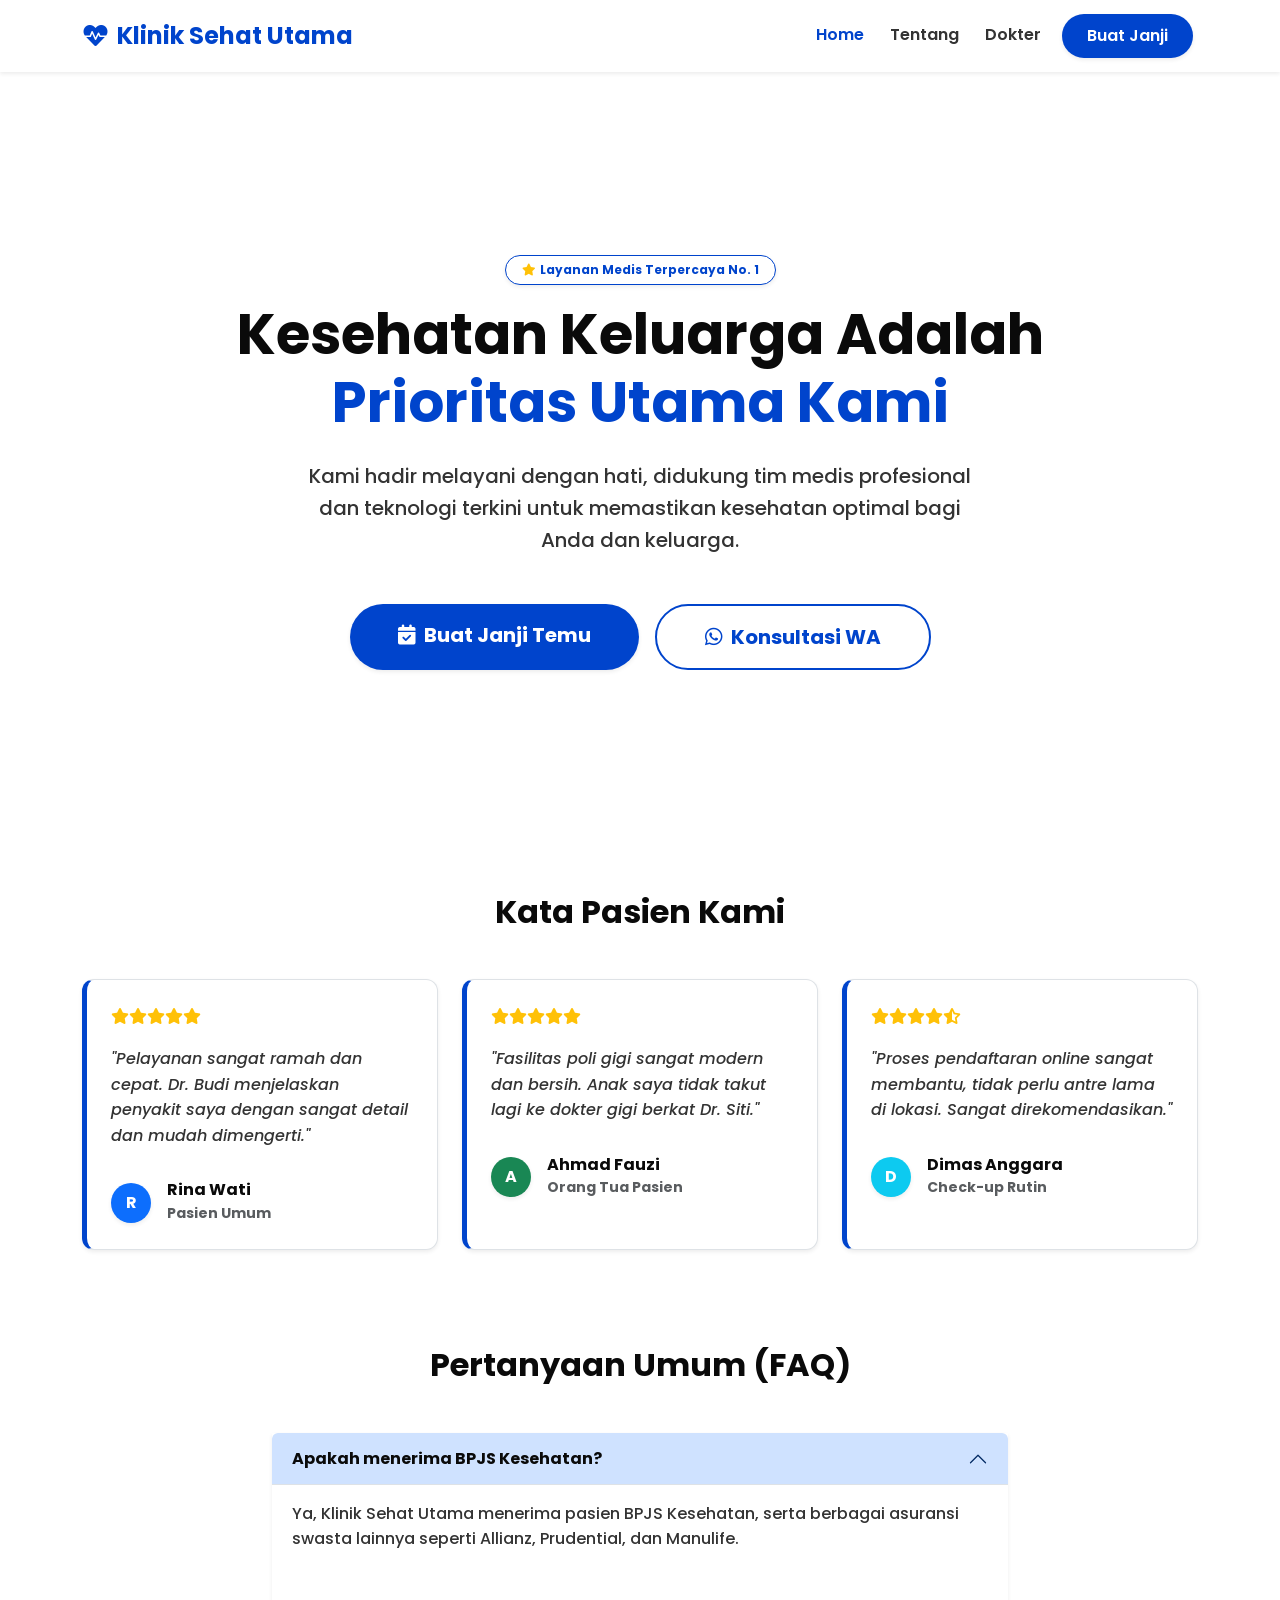
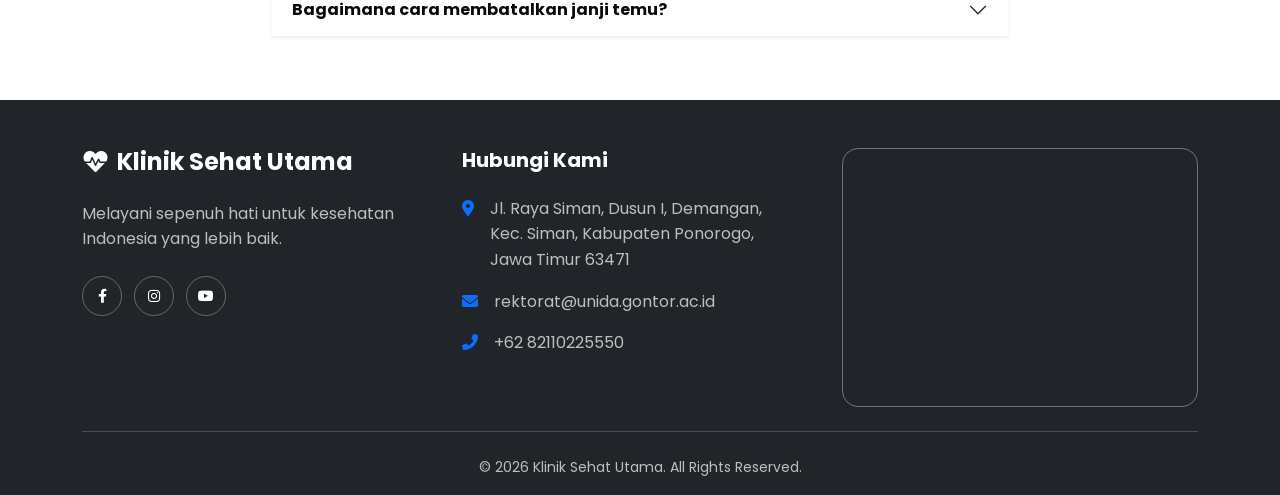
<file: index.html>
<!DOCTYPE html>
<html lang="id">
<head>
    <meta charset="UTF-8">
    <meta name="viewport" content="width=device-width, initial-scale=1.0">
    <title>Klinik Sehat Utama - Layanan Kesehatan Terpercaya</title>
    <meta name="description" content="Klinik Sehat Utama menyediakan layanan kesehatan lengkap dengan dokter spesialis berpengalaman dan fasilitas modern.">

    <!-- bootstrap 5 -->
    <link href="https://cdn.jsdelivr.net/npm/bootstrap@5.3.0/dist/css/bootstrap.min.css" rel="stylesheet">
    <!-- custom font -->
    <link rel="stylesheet" href="https://cdnjs.cloudflare.com/ajax/libs/font-awesome/6.0.0/css/all.min.css">
    <link href="https://fonts.googleapis.com/css2?family=Poppins:wght@400;500;600;700&display=swap" rel="stylesheet">
    
    <!-- style web dengan css -->
    <link rel="stylesheet" href="styless.css">
</head>
<body>

    <div class="loading-overlay" id="loadingOverlay">
        <div class="text-center">
            <div class="spinner-border text-primary" style="width: 3rem; height: 3rem;" role="status">
                <span class="visually-hidden">Loading...</span>
            </div>
            <p class="mt-3 fw-bold text-dark-blue">Memuat Halaman...</p>
        </div>
    </div>

    <nav class="navbar navbar-expand-lg navbar-light bg-white shadow-sm fixed-top">
        <div class="container">
            <a class="navbar-brand fw-bold text-primary-dark" href="index.html">
                <i class="fas fa-heartbeat me-2"></i>Klinik Sehat Utama
            </a>
            <button class="navbar-toggler" type="button" data-bs-toggle="collapse" data-bs-target="#navbarNav">
                <span class="navbar-toggler-icon"></span>
            </button>
            <div class="collapse navbar-collapse" id="navbarNav">
                <ul class="navbar-nav ms-auto">
                    <li class="nav-item"><a class="nav-link active" href="index.html">Home</a></li>
                    <li class="nav-item"><a class="nav-link" href="about.html">Tentang</a></li>
                    <li class="nav-item"><a class="nav-link" href="doctors.html">Dokter</a></li>
                    <li class="nav-item"><a class="nav-link btn btn-primary text-white ms-lg-2 px-4 shadow-sm" href="contact.html">Buat Janji</a></li>
                </ul>
            </div>
        </div>
    </nav>

    <section id="home" class="hero-section d-flex align-items-center">
        <div class="container text-center fade-in">
            <span class="badge bg-white text-primary-dark mb-3 px-3 py-2 rounded-pill shadow-sm border border-primary">
                <i class="fas fa-star me-1 text-warning"></i> Layanan Medis Terpercaya No. 1
            </span>
            <h1 class="display-4 fw-bold text-dark-blue mb-4 hero-title text-shadow-sm">Kesehatan Keluarga Adalah<br><span class="text-primary-dark">Prioritas Utama Kami</span></h1>
            <p class="lead text-dark-grey mb-5 fs-5 mx-auto fw-medium" style="max-width: 700px;">
                Kami hadir melayani dengan hati, didukung tim medis profesional dan teknologi terkini untuk memastikan kesehatan optimal bagi Anda dan keluarga.
            </p>
            <div class="d-flex flex-column flex-md-row justify-content-center gap-3">
                <a href="contact.html" class="btn btn-primary btn-lg px-5 py-3 shadow-sm rounded-pill hover-top fw-bold">
                    <i class="fas fa-calendar-check me-2"></i>Buat Janji Temu
                </a>
                <a href="https://wa.me/6285858533923" target="_blank" class="btn btn-outline-primary btn-lg px-5 py-3 rounded-pill hover-top fw-bold bg-white">
                    <i class="fab fa-whatsapp me-2"></i>Konsultasi WA
                </a>
            </div>
        </div>
    </section>

    

  

    <section id="testimonials" class="py-5">
        <div class="container">
            <div class="text-center mb-5">
                <h2 class="fw-bold text-dark-blue">Kata Pasien Kami</h2>
            </div>
            <div class="row g-4">
                <div class="col-md-4">
                    <div class="card h-100 border shadow-sm p-4 bg-white testimonial-card">
                        <div class="mb-3 text-warning">
                            <i class="fas fa-star"></i><i class="fas fa-star"></i><i class="fas fa-star"></i><i class="fas fa-star"></i><i class="fas fa-star"></i>
                        </div>
                        <p class="fst-italic text-dark-grey fw-medium">"Pelayanan sangat ramah dan cepat. Dr. Budi menjelaskan penyakit saya dengan sangat detail dan mudah dimengerti."</p>
                        <div class="d-flex align-items-center mt-3">
                            <div class="bg-primary text-white rounded-circle d-flex align-items-center justify-content-center fw-bold shadow-sm" style="width: 40px; height: 40px;">R</div>
                            <div class="ms-3">
                                <h6 class="mb-0 fw-bold text-dark-blue">Rina Wati</h6>
                                <small class="text-muted fw-bold">Pasien Umum</small>
                            </div>
                        </div>
                    </div>
                </div>
                <div class="col-md-4">
                    <div class="card h-100 border shadow-sm p-4 bg-white testimonial-card">
                        <div class="mb-3 text-warning">
                            <i class="fas fa-star"></i><i class="fas fa-star"></i><i class="fas fa-star"></i><i class="fas fa-star"></i><i class="fas fa-star"></i>
                        </div>
                        <p class="fst-italic text-dark-grey fw-medium">"Fasilitas poli gigi sangat modern dan bersih. Anak saya tidak takut lagi ke dokter gigi berkat Dr. Siti."</p>
                        <div class="d-flex align-items-center mt-3">
                            <div class="bg-success text-white rounded-circle d-flex align-items-center justify-content-center fw-bold shadow-sm" style="width: 40px; height: 40px;">A</div>
                            <div class="ms-3">
                                <h6 class="mb-0 fw-bold text-dark-blue">Ahmad Fauzi</h6>
                                <small class="text-muted fw-bold">Orang Tua Pasien</small>
                            </div>
                        </div>
                    </div>
                </div>
                 <div class="col-md-4">
                    <div class="card h-100 border shadow-sm p-4 bg-white testimonial-card">
                        <div class="mb-3 text-warning">
                            <i class="fas fa-star"></i><i class="fas fa-star"></i><i class="fas fa-star"></i><i class="fas fa-star"></i><i class="fas fa-star-half-alt"></i>
                        </div>
                        <p class="fst-italic text-dark-grey fw-medium">"Proses pendaftaran online sangat membantu, tidak perlu antre lama di lokasi. Sangat direkomendasikan."</p>
                        <div class="d-flex align-items-center mt-3">
                            <div class="bg-info text-white rounded-circle d-flex align-items-center justify-content-center fw-bold shadow-sm" style="width: 40px; height: 40px;">D</div>
                            <div class="ms-3">
                                <h6 class="mb-0 fw-bold text-dark-blue">Dimas Anggara</h6>
                                <small class="text-muted fw-bold">Check-up Rutin</small>
                            </div>
                        </div>
                    </div>
                </div>
            </div>
        </div>
    </section>

    <section id="faq" class="py-5 bg-light-grey">
        <div class="container">
            <div class="row justify-content-center">
                <div class="col-lg-8">
                    <div class="text-center mb-5">
                        <h2 class="fw-bold text-dark-blue">Pertanyaan Umum (FAQ)</h2>
                    </div>
                    <div class="accordion shadow-sm" id="accordionFAQ">
                        <div class="accordion-item border-0 mb-3 rounded overflow-hidden">
                            <h2 class="accordion-header">
                                <button class="accordion-button fw-bold text-dark-blue" type="button" data-bs-toggle="collapse" data-bs-target="#collapseOne">
                                    Apakah menerima BPJS Kesehatan?
                                </button>
                            </h2>
                            <div id="collapseOne" class="accordion-collapse collapse show" data-bs-parent="#accordionFAQ">
                                <div class="accordion-body text-dark-grey fw-medium">
                                    Ya, Klinik Sehat Utama menerima pasien BPJS Kesehatan, serta berbagai asuransi swasta lainnya seperti Allianz, Prudential, dan Manulife.
                                </div>
                            </div>
                        </div>
                        <div class="accordion-item border-0 mb-3 rounded overflow-hidden">
                            <h2 class="accordion-header">
                                <button class="accordion-button collapsed fw-bold text-dark-blue" type="button" data-bs-toggle="collapse" data-bs-target="#collapseTwo">
                                    Bagaimana cara membatalkan janji temu?
                                </button>
                            </h2>
                            <div id="collapseTwo" class="accordion-collapse collapse" data-bs-parent="#accordionFAQ">
                                <div class="accordion-body text-dark-grey fw-medium">
                                    Anda dapat menghubungi nomor WhatsApp admin kami minimal 3 jam sebelum jadwal kunjungan untuk melakukan pembatalan atau penjadwalan ulang.
                                </div>
                            </div>
                        </div>
                    </div>
                </div>
            </div>
        </div>
    </section>

   

    <footer class="bg-dark text-white pt-5 pb-3">
        <div class="container">
            <div class="row g-4">
                
                <div class="col-lg-4">
                    <h4 class="fw-bold mb-4 text-primary-light">
                        <i class="fas fa-heartbeat me-2"></i>Klinik Sehat Utama
                    </h4>
                    <p class="text-white-50">Melayani sepenuh hati untuk kesehatan Indonesia yang lebih baik.</p>
                    <div class="social-links mt-4">
                        <a href="#" class="btn btn-outline-light btn-sm rounded-circle me-2"><i class="fab fa-facebook-f"></i></a>
                        <a href="#" class="btn btn-outline-light btn-sm rounded-circle me-2"><i class="fab fa-instagram"></i></a>
                        <a href="#" class="btn btn-outline-light btn-sm rounded-circle"><i class="fab fa-youtube"></i></a>
                    </div>
                </div>

                <div class="col-lg-4">
                    <h5 class="fw-bold mb-4 text-white">Hubungi Kami</h5>
                    
                    <ul class="list-unstyled">
                        
                        <li class="d-flex mb-3">
                            <i class="fas fa-map-marker-alt mt-1 me-3 text-primary"></i>
                            <span class="text-white-50">
                                Jl. Raya Siman, Dusun I, Demangan, <br>
                                Kec. Siman, Kabupaten Ponorogo, <br>
                                Jawa Timur 63471
                            </span>
                        </li>
                        
                        <li class="d-flex mb-3">
                            <i class="fas fa-envelope mt-1 me-3 text-primary"></i>
                            <span class="text-white-50"> rektorat@unida.gontor.ac.id</span>
                        </li>
                        
                        <li class="d-flex">
                            <i class="fas fa-phone-alt mt-1 me-3 text-primary"></i>
                            <span class="text-white-50">+62 82110225550</span>
                        </li>
                        
                    </ul>
                </div>

                <div class="col-lg-4">
                    <div class="map-container rounded-4 overflow-hidden border border-secondary shadow-sm h-100">
                        <iframe 
                            src="https://www.google.com/maps/embed?pb=!1m18!1m12!1m3!1d3952.096366558456!2d111.4789!3d-7.885!2m3!1f0!2f0!3f0!3m2!1i1024!2i768!4f13.1!3m3!1m2!1s0x0%3A0x0!2zN8KwNTMnMDYuMCJTIDExMcKwMjgnNDQuMCJF!5e0!3m2!1sid!2sid!4v1620000000000!5m2!1sid!2sid" 
                            width="100%" 
                            height="100%" 
                            style="border:0; min-height: 250px;" 
                            allowfullscreen="" 
                            loading="lazy">
                        </iframe>
                    </div>
                </div>

            </div>

            <hr class="my-4 border-secondary opacity-50">

            <div class="text-center text-white-50 small">
                © <span id="year"></span> Klinik Sehat Utama. All Rights Reserved.
            </div>
        </div>
    </footer>


    <button id="backToTop" class="btn btn-primary rounded-circle shadow-lg"><i class="fas fa-arrow-up"></i></button>

    <script src="https://cdn.jsdelivr.net/npm/bootstrap@5.3.0/dist/js/bootstrap.bundle.min.js"></script>
    <script src="script.js"></script>
</body>
</html>
</file>
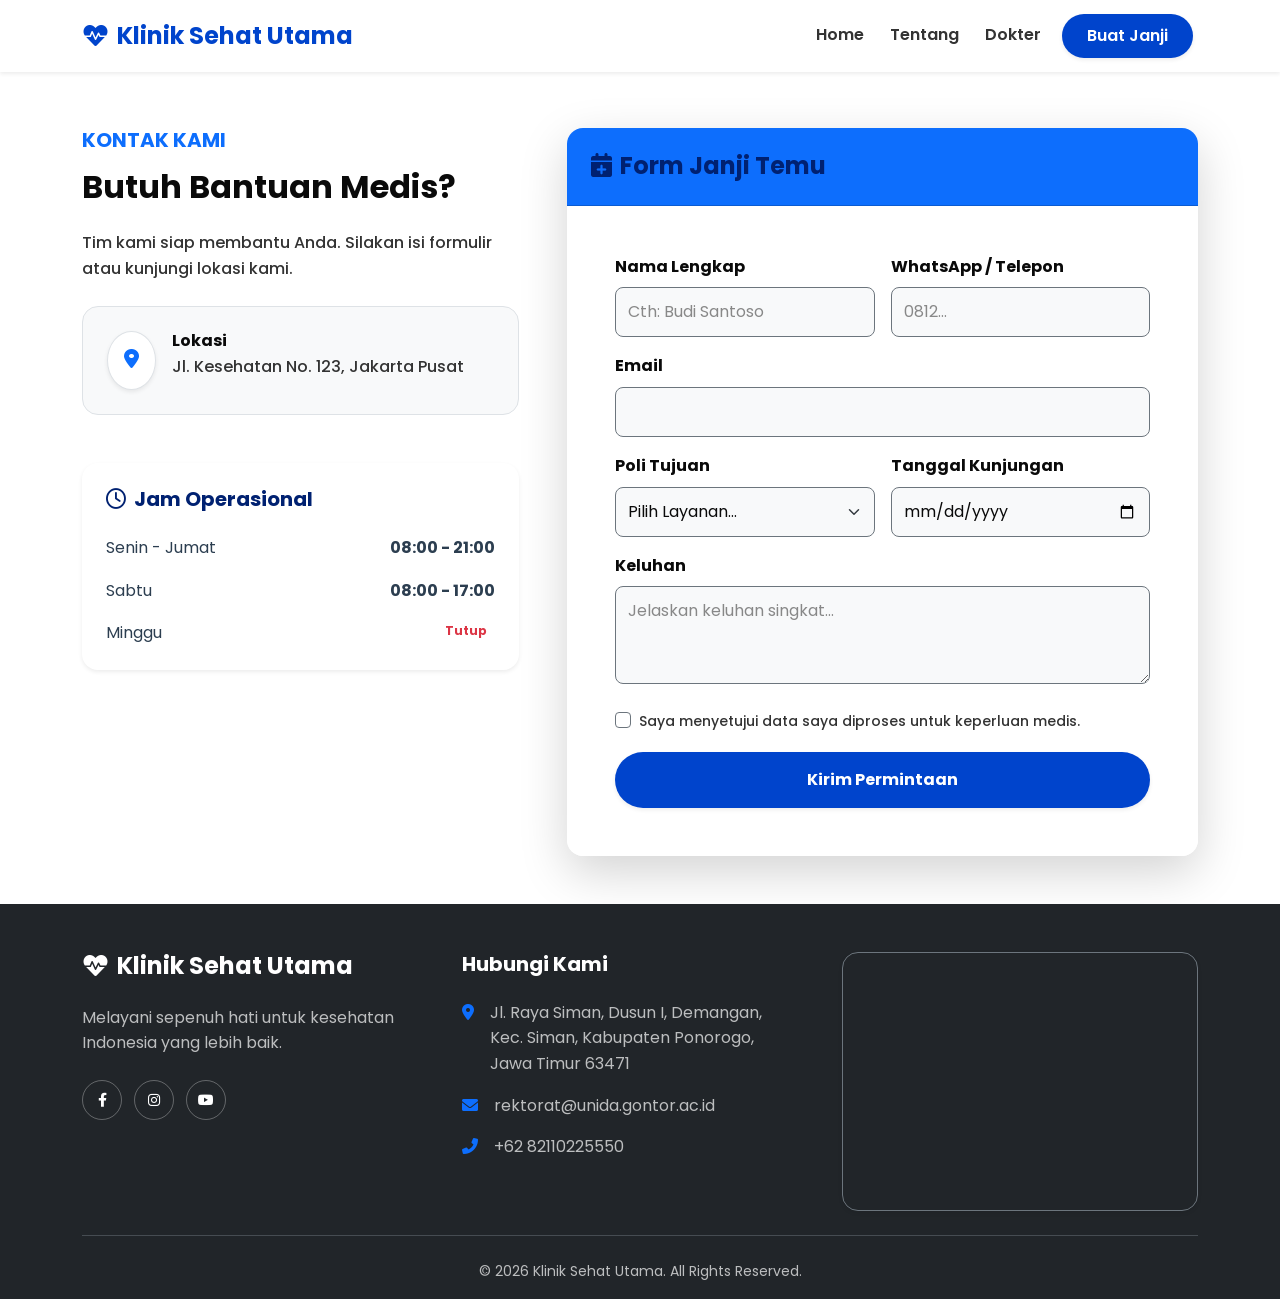
<file: contact.html>
<!DOCTYPE html>
<html lang="id">
<head>
    <meta charset="UTF-8">
    <meta name="viewport" content="width=device-width, initial-scale=1.0">
    <title>Klinik Sehat Utama - Layanan Kesehatan Terpercaya</title>
    <meta name="description" content="Klinik Sehat Utama menyediakan layanan kesehatan lengkap dengan dokter spesialis berpengalaman dan fasilitas modern.">

    <!-- bootstrap 5 -->
    <link href="https://cdn.jsdelivr.net/npm/bootstrap@5.3.0/dist/css/bootstrap.min.css" rel="stylesheet">
    <!-- custom font -->
    <link rel="stylesheet" href="https://cdnjs.cloudflare.com/ajax/libs/font-awesome/6.0.0/css/all.min.css">
    <link href="https://fonts.googleapis.com/css2?family=Poppins:wght@400;500;600;700&display=swap" rel="stylesheet">
    
    <!-- style web dengan css -->
    <link rel="stylesheet" href="styless.css">
</head>
<body>



    <nav class="navbar navbar-expand-lg navbar-light bg-white shadow-sm fixed-top">
        <div class="container">
            <a class="navbar-brand fw-bold text-primary-dark" href="index.html">
                <i class="fas fa-heartbeat me-2"></i>Klinik Sehat Utama
            </a>
            <button class="navbar-toggler" type="button" data-bs-toggle="collapse" data-bs-target="#navbarNav">
                <span class="navbar-toggler-icon"></span>
            </button>
            <div class="collapse navbar-collapse" id="navbarNav">
                <ul class="navbar-nav ms-auto">
                    <li class="nav-item"><a class="nav-link" href="index.html">Home</a></li>
                    <li class="nav-item"><a class="nav-link" href="about.html">Tentang</a></li>
                    <li class="nav-item"><a class="nav-link" href="doctors.html">Dokter</a></li>
                    <li class="nav-item"><a class="nav-link active btn btn-primary text-white ms-lg-2 px-4 shadow-sm" href="contact.html">Buat Janji</a></li>
                </ul>
            </div>
        </div>
    </nav>

     <section id="contact" class="py-5">
        <div class="container">
            <div class="row g-5"> <div class="col-lg-5">
                    <div class="mb-5">
                        <h5 class="text-primary fw-bold text-uppercase">Kontak Kami</h5>
                        <h2 class="fw-bold mb-4 text-dark-blue">Butuh Bantuan Medis?</h2>
                        <p class="mb-4 text-dark-grey fw-medium">Tim kami siap membantu Anda. Silakan isi formulir atau kunjungi lokasi kami.</p>
                        
                        <div class="contact-info bg-light p-4 rounded-4 border">
                            <div class="d-flex align-items-start">
                                <div class="icon-box bg-white text-primary rounded-circle shadow-sm me-3 p-3 border">
                                    <i class="fas fa-map-marker-alt fs-5"></i>
                                </div>
                                <div>
                                    <h6 class="fw-bold mb-1 text-dark-blue">Lokasi</h6>
                                    <p class="text-dark-grey mb-0 fw-medium">Jl. Kesehatan No. 123, Jakarta Pusat</p>
                                </div>
                            </div>
                        </div>
                    </div>

                    <div class="p-4 text-white rounded-4 shadow-sm">
                        <h5 class="fw-bold mb-4"><i class="far fa-clock me-2"></i>Jam Operasional</h5>
                        <ul class="list-unstyled mb-0">
                            <li class="d-flex justify-content-between mb-2 border-bottom border-white border-opacity-25 pb-2">
                                <span>Senin - Jumat</span> 
                                <span class="fw-bold">08:00 - 21:00</span>
                            </li>
                            <li class="d-flex justify-content-between mb-2 border-bottom border-white border-opacity-25 pb-2">
                                <span>Sabtu</span> 
                                <span class="fw-bold">08:00 - 17:00</span>
                            </li>
                            <li class="d-flex justify-content-between">
                                <span>Minggu</span> 
                                <span class="badge text-danger fw-bold">Tutup</span>
                            </li>
                        </ul>
                    </div>
                </div>

                <div class="col-lg-7">
                    <div class="card border-0 shadow-lg rounded-4 overflow-hidden h-100">
                        <div class="card-header bg-primary text-white py-4 px-4">
                            <h4 class="mb-0 fw-bold"><i class="fas fa-calendar-plus me-2"></i>Form Janji Temu</h4>
                        </div>
                        <div class="card-body p-4 p-lg-5 bg-white">
                            <form id="appointmentForm">
                                <div class="row g-3">
                                    <div class="col-md-6">
                                        <label for="name" class="form-label fw-bold text-dark-blue">Nama Lengkap</label>
                                        <input type="text" class="form-control bg-light border-secondary" id="name" required placeholder="Cth: Budi Santoso">
                                    </div>
                                    <div class="col-md-6">
                                        <label for="phone" class="form-label fw-bold text-dark-blue">WhatsApp / Telepon</label>
                                        <input type="tel" class="form-control bg-light border-secondary" id="phone" required placeholder="0812...">
                                    </div>
                                    <div class="col-12">
                                        <label for="email" class="form-label fw-bold text-dark-blue">Email</label>
                                        <input type="email" class="form-control bg-light border-secondary" id="email" required>
                                    </div>
                                    <div class="col-md-6">
                                        <label for="service" class="form-label fw-bold text-dark-blue">Poli Tujuan</label>
                                        <select class="form-select bg-light border-secondary" id="service" required>
                                            <option value="">Pilih Layanan...</option>
                                            <option value="umum">Pemeriksaan Umum</option>
                                            <option value="gigi">Poli Gigi</option>
                                            <option value="anak">Poli Anak</option>
                                            <option value="jantung">Poli Jantung</option>
                                        </select>
                                    </div>
                                    <div class="col-md-6">
                                        <label for="date" class="form-label fw-bold text-dark-blue">Tanggal Kunjungan</label>
                                        <input type="date" class="form-control bg-light border-secondary" id="date" required>
                                    </div>
                                    <div class="col-12">
                                        <label for="message" class="form-label fw-bold text-dark-blue">Keluhan</label>
                                        <textarea class="form-control bg-light border-secondary" id="message" rows="3" placeholder="Jelaskan keluhan singkat..."></textarea>
                                    </div>
                                    <div class="col-12 mt-4">
                                        <div class="form-check">
                                            <input class="form-check-input border-secondary" type="checkbox" id="terms" required>
                                            <label class="form-check-label small text-dark-grey fw-medium" for="terms">
                                                Saya menyetujui data saya diproses untuk keperluan medis.
                                            </label>
                                        </div>
                                    </div>
                                    <div class="col-12 mt-3">
                                        <button type="submit" class="btn btn-primary w-100 py-3 fw-bold shadow-sm">
                                            Kirim Permintaan
                                        </button>
                                    </div>
                                </div>
                            </form>
                        </div>
                    </div>
                </div>

            </div>
        </div>
    </section>

    <footer class="bg-dark text-white pt-5 pb-3">
        <div class="container">
            <div class="row g-4">
                
                <div class="col-lg-4">
                    <h4 class="fw-bold mb-4 text-primary-light">
                        <i class="fas fa-heartbeat me-2"></i>Klinik Sehat Utama
                    </h4>
                    <p class="text-white-50">Melayani sepenuh hati untuk kesehatan Indonesia yang lebih baik.</p>
                    <div class="social-links mt-4">
                        <a href="#" class="btn btn-outline-light btn-sm rounded-circle me-2"><i class="fab fa-facebook-f"></i></a>
                        <a href="#" class="btn btn-outline-light btn-sm rounded-circle me-2"><i class="fab fa-instagram"></i></a>
                        <a href="#" class="btn btn-outline-light btn-sm rounded-circle"><i class="fab fa-youtube"></i></a>
                    </div>
                </div>

                <div class="col-lg-4">
                    <h5 class="fw-bold mb-4 text-white">Hubungi Kami</h5>
                    
                    <ul class="list-unstyled">
                        
                        <li class="d-flex mb-3">
                            <i class="fas fa-map-marker-alt mt-1 me-3 text-primary"></i>
                            <span class="text-white-50">
                                Jl. Raya Siman, Dusun I, Demangan, <br>
                                Kec. Siman, Kabupaten Ponorogo, <br>
                                Jawa Timur 63471
                            </span>
                        </li>
                        
                        <li class="d-flex mb-3">
                            <i class="fas fa-envelope mt-1 me-3 text-primary"></i>
                            <span class="text-white-50"> rektorat@unida.gontor.ac.id</span>
                        </li>
                        
                        <li class="d-flex">
                            <i class="fas fa-phone-alt mt-1 me-3 text-primary"></i>
                            <span class="text-white-50">+62 82110225550</span>
                        </li>
                        
                    </ul>
                </div>

                <div class="col-lg-4">
                    <div class="map-container rounded-4 overflow-hidden border border-secondary shadow-sm h-100">
                        <iframe 
                            src="https://www.google.com/maps/embed?pb=!1m18!1m12!1m3!1d3952.096366558456!2d111.4789!3d-7.885!2m3!1f0!2f0!3f0!3m2!1i1024!2i768!4f13.1!3m3!1m2!1s0x0%3A0x0!2zN8KwNTMnMDYuMCJTIDExMcKwMjgnNDQuMCJF!5e0!3m2!1sid!2sid!4v1620000000000!5m2!1sid!2sid" 
                            width="100%" 
                            height="100%" 
                            style="border:0; min-height: 250px;" 
                            allowfullscreen="" 
                            loading="lazy">
                        </iframe>
                    </div>
                </div>

            </div>

            <hr class="my-4 border-secondary opacity-50">

            <div class="text-center text-white-50 small">
                © <span id="year"></span> Klinik Sehat Utama. All Rights Reserved.
            </div>
        </div>
    </footer>


    <button id="backToTop" class="btn btn-primary rounded-circle shadow-lg"><i class="fas fa-arrow-up"></i></button>

    <script src="https://cdn.jsdelivr.net/npm/bootstrap@5.3.0/dist/js/bootstrap.bundle.min.js"></script>
    <script src="script.js"></script>
</body>
</html>
</file>
<file: styless.css>
:root {
    --primary-color: #0044cc;
    --primary-hover: #003399;
    --primary-light: #eef4ff;
    --text-black: #0a0a0a;
    --text-dark: #333333;
    --text-white: #ffffff;
    --bg-body: #ffffff;
    --border-color: #dee2e6;
    --shadow-sm: 0 2px 8px rgba(0,0,0,0.05);
    --shadow-md: 0 5px 15px rgba(0,68,204,0.1);
}

body {
    padding-top: 80px;
    font-family: 'Poppins', sans-serif;
    color: var(--text-dark);
    line-height: 1.6;
    background-color: var(--bg-body);
    overflow-x: hidden;
}

h1, h2, h3, h4, h5, h6 {
    color: var(--primary-color);
    font-weight: 700;
    margin-bottom: 1rem;
}

.text-primary-dark {
    color: var(--primary-color) !important;
}

.text-dark-blue {
    color: var(--text-black) !important;
}

.text-dark-grey {
    color: var(--text-dark) !important;
}

.badge.bg-white {
    color: var(--primary-color) !important;
    border: 1px solid var(--primary-color) !important;
    display: inline-flex;
    align-items: center;
}

.navbar {
    background-color: rgba(255, 255, 255, 0.98) !important;
    box-shadow: var(--shadow-sm);
    padding: 12px 0;
}

.navbar-brand {
    font-size: 1.5rem;
    font-weight: 800;
    color: var(--primary-color) !important;
}

.nav-link {
    font-weight: 600;
    color: var(--text-dark) !important;
    margin: 0 5px;
    transition: 0.3s;
}

.nav-link:hover, .nav-link.active {
    color: var(--primary-color) !important;
}

.navbar .btn-primary {
    background-color: var(--primary-color) !important;
    color: #fff !important;
    padding: 10px 25px !important;
    border-radius: 50px;
    font-weight: 600;
    box-shadow: 0 4px 10px rgba(0,68,204,0.2);
    margin-top: 0;
    line-height: 1.5;
    display: inline-flex;
    align-items: center;
    justify-content: center;
}

.navbar .btn-primary:hover {
    background-color: var(--primary-hover) !important;
    transform: translateY(-2px);
}

.hero-section {
    background: linear-gradient(rgba(255,255,255,0.92), rgba(255,255,255,0.7)), url('https://images.unsplash.com/photo-1519494026892-80bbd2d6fd0d?q=80&w=1153');
    background-size: cover;
    background-position: center;
    padding: 100px 0;
    min-height: 85vh;
    display: flex;
    align-items: center;
}

.hero-title {
    color: var(--text-black) !important;
    font-size: 3.5rem;
    line-height: 1.2;
}

.btn {
    border-radius: 50px;
    font-weight: 600;
    padding: 10px 25px;
    transition: all 0.3s ease;
}

.btn-primary {
    background-color: var(--primary-color);
    border: none;
}

.btn-outline-primary {
    color: var(--primary-color);
    border: 2px solid var(--primary-color);
    background: transparent;
}

.btn-outline-primary:hover {
    background-color: var(--primary-color);
    color: white !important;
}

.card {
    border: 1px solid var(--border-color);
    border-radius: 12px;
    box-shadow: var(--shadow-sm);
    transition: 0.3s;
    background: #fff;
    overflow: hidden;
}

.card:hover {
    transform: translateY(-5px);
    box-shadow: var(--shadow-md);
    border-color: var(--primary-color);
}

.service-icon {
    width: 80px;
    height: 80px;
    display: flex;
    align-items: center;
    justify-content: center;
    background-color: var(--primary-light);
    color: var(--primary-color);
    border-radius: 50%;
    margin: 0 auto 20px;
    font-size: 2rem;
}

.card-img-wrapper {
    position: relative;
    overflow: hidden;
    width: 100%;
    aspect-ratio: 3 / 4;
    background-color: #f0f2f5;
}

.card-img-top {
    width: 100%;
    height: 100%;
    object-fit: cover;
    object-position: center top;
    transition: transform 0.5s ease;
}

.doctor-card:hover .card-img-top {
    transform: scale(1.05);
}

.doctor-social {
    position: absolute;
    bottom: -50px;
    left: 0;
    right: 0;
    background: rgba(255, 255, 255, 0.9);
    padding: 10px;
    text-align: center;
    transition: bottom 0.3s ease;
    backdrop-filter: blur(5px);
}

.doctor-card:hover .doctor-social {
    bottom: 0;
}

.doctor-social a {
    color: var(--primary-color);
    margin: 0 10px;
    font-size: 1.2rem;
}

.social-links .btn {
    width: 40px !important;
    height: 40px !important;
    padding: 0 !important;
    display: inline-flex !important;
    align-items: center;
    justify-content: center;
    border-radius: 50% !important;
    border: 1px solid rgba(255,255,255,0.3);
    color: #fff;
    margin-right: 8px;
    aspect-ratio: 1 / 1;
}

.social-links .btn:hover {
    background-color: var(--primary-color);
    border-color: var(--primary-color);
    transform: scale(1.1);
}

.testimonial-card {
    border-left: 5px solid var(--primary-color) !important;
}

.text-warning {
    color: #ffc107 !important;
}

.form-control, .form-select {
    padding: 12px;
    border-radius: 8px;
    border: 1px solid #ced4da;
    color: var(--text-black) !important;
}

.form-control:focus {
    border-color: var(--primary-color);
    box-shadow: 0 0 0 3px rgba(0,68,204,0.15);
}

::placeholder {
    color: #888 !important;
}

footer {
    background-color: #1a1a1a !important;
    color: #cccccc;
    position: relative;
    z-index: 1;
}

footer h4, footer h5 {
    color: #ffffff !important;
}

footer .text-white-50 {
    color: rgba(255,255,255,0.7) !important;
}

#backToTop {
    position: fixed;
    bottom: 30px;
    right: 30px;
    z-index: 9999;
    width: 50px;
    height: 50px;
    border-radius: 50%;
    background-color: var(--primary-color);
    color: white;
    display: none;
    align-items: center;
    justify-content: center;
    box-shadow: 0 4px 15px rgba(0,0,0,0.3);
    border: none;
    cursor: pointer;
    transition: transform 0.3s ease;
}

#backToTop:hover {
    background-color: var(--primary-hover);
    transform: translateY(-5px);
}

.experience-badge {
    position: absolute;
    bottom: 30px;
    left: -20px;
    background: white;
    padding: 15px 25px;
    border-radius: 12px;
    box-shadow: var(--shadow-md);
    border-left: 4px solid var(--primary-color);
    z-index: 10;
}

.loading-overlay {
    position: fixed;
    top: 0;
    left: 0;
    right: 0;
    bottom: 0;
    background: #fff;
    z-index: 99999;
    display: flex;
    justify-content: center;
    align-items: center;
}

.loading-overlay.hidden {
    display: none;
}

@media (max-width: 768px) {
    .hero-title {
        font-size: 2.5rem;
    }
    #backToTop {
        width: 40px;
        height: 40px;
        bottom: 20px;
        right: 20px;
    }
    .experience-badge {
        position: relative;
        left: 0;
        bottom: 0;
        margin-top: -30px;
    }
}
</file>
